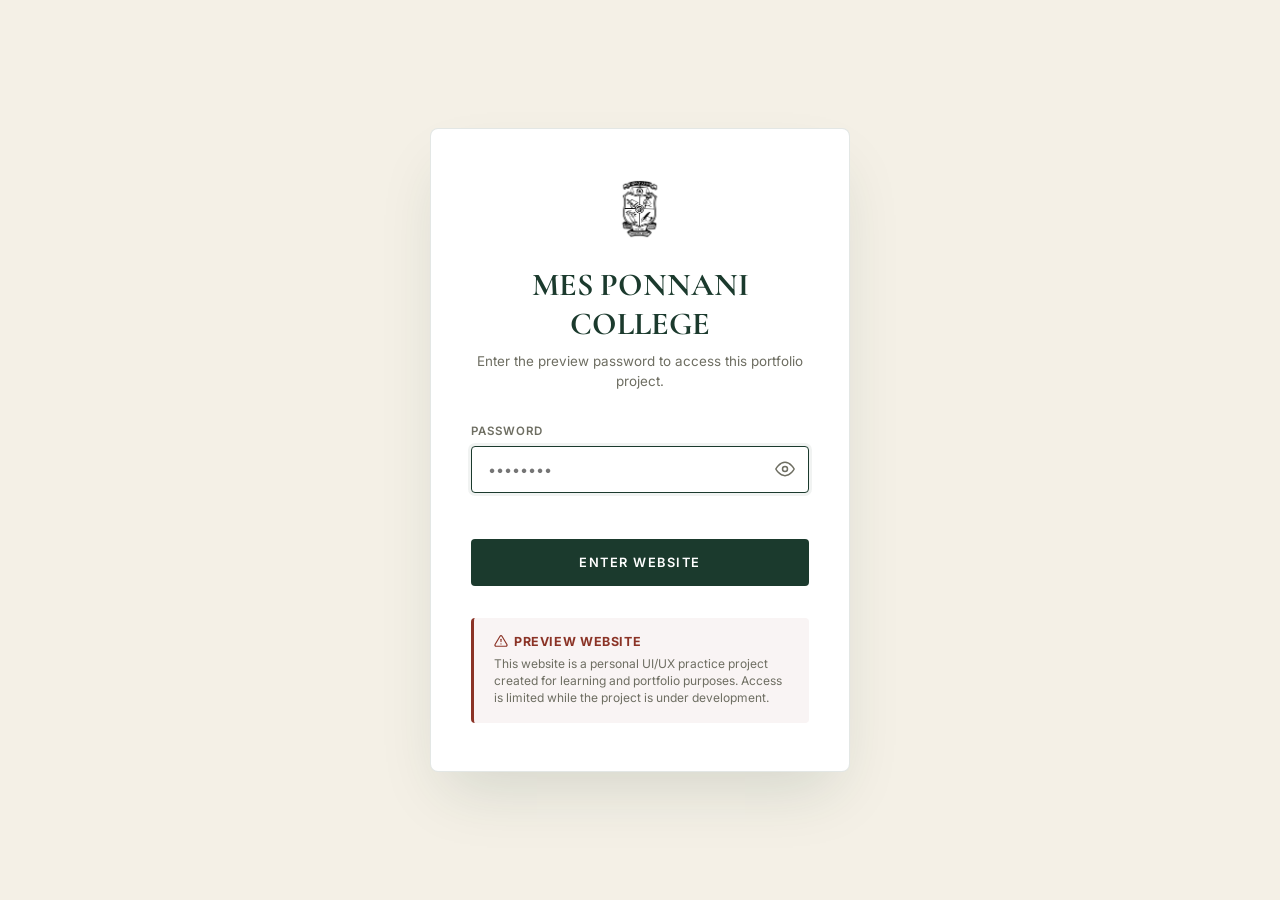
<file: index.html>
<!DOCTYPE html>
<html lang="en">
<head>
  <meta charset="UTF-8"/>
  <script>
    if (sessionStorage.getItem('site_authenticated') !== 'true') {
      window.location.href = 'login.html';
    }
  </script>
  <meta name="viewport" content="width=device-width, initial-scale=1.0"/>
  <title>MES Ponnani College — Empowering Minds, Building Futures</title>
  <meta name="description" content="MES Ponnani College — a Government-Aided institution affiliated with the University of Calicut, committed to academic excellence since 1968."/>
  <link rel="preconnect" href="https://fonts.googleapis.com"/>
  <link rel="preconnect" href="https://fonts.gstatic.com" crossorigin/>
  <link href="https://fonts.googleapis.com/css2?family=Cormorant+Garamond:ital,wght@0,400;0,500;0,600;0,700;1,400;1,500;1,600&family=Inter:wght@300;400;500;600&display=swap" rel="stylesheet"/>
  <link rel="stylesheet" href="style.css"/>
  <link rel="icon" type="image/png" href="images/favicon.png">
</head>
<body>

  <!-- ===== PRELOADER ===== -->
  <div id="preloader">
    <div class="preloader__content">
      <div class="preloader__logo-wrap">
        <div class="preloader__ring"></div>
        <img src="images/mes_logo.png" alt="MES Logo" class="preloader__logo"/>
      </div>
      <div class="preloader__text">MES Ponnani College</div>
      <div class="preloader__bar-container">
        <div class="preloader__bar"></div>
      </div>
    </div>
  </div>

  <!-- ===== NAV ===== -->
  <nav class="nav" id="nav">
    <div class="nav__inner">
      <a href="index.html" class="nav__logo">
        <img src="images/mes_logo.png" alt="MES Logo" class="nav__logo-img"/>
        <div class="nav__logo-text">
          <span class="nav__logo-top">MES Ponnani</span>
          <span class="nav__logo-bot">College</span>
        </div>
      </a>
      <ul class="nav__links" id="nav-links">
        <li><a href="about.html"      class="nav__link">About</a></li>
        <li><a href="academics.html"  class="nav__link">Academics</a></li>
        <li><a href="admissions.html" class="nav__link">Admissions</a></li>
        <li><a href="research.html"   class="nav__link">Research</a></li>
        <li><a href="campus.html"     class="nav__link">Campus</a></li>
        <li><a href="departments.html" class="nav__link">Departments</a></li>
        <li><a href="contact.html"    class="nav__link">Contact</a></li>
        <li class="nav__more-wrapper">
          <button class="nav__more-btn" id="nav-more-btn" aria-haspopup="true" aria-expanded="false">
            <span>More</span>
            <svg class="nav__more-icon" width="10" height="6" viewBox="0 0 10 6" fill="none">
              <path d="M1 1l4 4 4-4" stroke="currentColor" stroke-width="1.5" stroke-linecap="round" stroke-linejoin="round"/>
            </svg>
          </button>
          <div class="nav__more-dropdown" id="nav-more-dropdown">
            <a href="#" class="nav__more-link">Alumni Portal</a>
            <a href="#" class="nav__more-link">IQAC</a>
            <a href="#" class="nav__more-link">Gallery</a>
            <a href="#" class="nav__more-link">Privacy Policy</a>
            <a href="#" class="nav__more-link">Terms of Service</a>
          </div>
        </li>
      </ul>
      <a href="admissions.html" class="nav__apply">
        <span>APPLY</span><span>NOW</span>
      </a>
      <button class="nav__hamburger" id="nav-hamburger" aria-label="Menu">
        <span></span><span></span><span></span>
      </button>
    </div>
  </nav>

  <!-- ===== HERO ===== -->
  <section class="hero" id="hero">
    <div class="hero__layout">

      <!-- Left: campus image + floating stat cards -->
      <div class="hero__left">
        <div class="hero__bg-img">
          <img src="images/hero_campus.jpg" alt="MES Ponnani College Campus"/>
        </div>

        <div class="hero__stats">
          <!-- card positions match Figma: TL=A+, TR=58+, BL=3000+, BR=25+ -->
          <div class="stat stat--brick stat--tl">
            <div class="stat__icon">
              <svg width="22" height="22" viewBox="0 0 24 24" fill="none" stroke="currentColor" stroke-width="1.8" stroke-linecap="round" stroke-linejoin="round">
                <path d="M12 2l2.4 1.8 2.8-.8 1 2.6 2.7.5-.2 2.8 1.8 2.2-1.8 2.2.2 2.8-2.7.5-1 2.6-2.8-.8L12 22l-2.4-1.8-2.8.8-1-2.6-2.7-.5.2-2.8-1.8-2.2 1.8-2.2-.2-2.8 2.7-.5 1-2.6 2.8.8L12 2z"/>
                <path d="M9 12l2 2 4-4"/>
              </svg>
            </div>
            <div class="stat__num" id="stat-naac">A+</div>
            <div class="stat__label">NAAC Accreditation</div>
          </div>

          <div class="stat stat--cream stat--tr">
            <div class="stat__icon">
              <svg width="24" height="24" viewBox="0 0 24 24" fill="none" stroke="currentColor" stroke-width="1.8" stroke-linecap="round" stroke-linejoin="round">
                <path d="M22 10v6M2 10l10-5 10 5-10 5z"/>
                <path d="M6 12v5c0 2 2.5 3 6 3s6-1 6-3v-5"/>
              </svg>
            </div>
            <div class="stat__num" id="stat-years">58+</div>
            <div class="stat__label">Years of Excellence</div>
          </div>

          <div class="stat stat--green stat--bl">
            <div class="stat__icon">
              <svg width="22" height="22" viewBox="0 0 24 24" fill="none" stroke="currentColor" stroke-width="1.8" stroke-linecap="round" stroke-linejoin="round">
                <path d="M17 21v-2a4 4 0 00-4-4H5a4 4 0 00-4 4v2"/>
                <circle cx="9" cy="7" r="4"/>
                <path d="M23 21v-2a4 4 0 00-3-3.87M16 3.13a4 4 0 010 7.75"/>
              </svg>
            </div>
            <div class="stat__num" id="stat-students">3000+</div>
            <div class="stat__label">Students</div>
          </div>

          <div class="stat stat--cream stat--br">
            <div class="stat__icon">
              <svg width="22" height="22" viewBox="0 0 24 24" fill="none" stroke="currentColor" stroke-width="1.8" stroke-linecap="round" stroke-linejoin="round">
                <path d="M4 22h16M18 14H6M22 6L12 2 2 6v3h20V6zM8 14v4M12 14v4M16 14v4"/>
              </svg>
            </div>
            <div class="stat__num">25+</div>
            <div class="stat__label">Academic Departments</div>
          </div>
        </div>
      </div>

      <!-- Right: heading + description + buttons -->
      <div class="hero__right reveal">
        <h1 class="hero__heading">
          <span class="hero__heading-line">Empowering <span class="hero__heading-line--italic">Minds,</span></span>
          <span class="hero__heading-line hero__heading-line--red">Building Futures</span>
        </h1>
        <div class="hero__desc-box">
          <p class="hero__desc">MES Ponnani College is a Government-Aided institution affiliated with the University of Calicut, committed to academic excellence, innovation, research, and holistic student development since 1968.</p>
        </div>
        <div class="hero__btns">
          <a href="academics.html" class="btn-primary" id="hero-explore-btn">
            Explore Programs
            <svg width="14" height="10" viewBox="0 0 14 10" fill="none"><path d="M1 5h12M8 1l5 4-5 4" stroke="currentColor" stroke-width="1.4" stroke-linecap="round" stroke-linejoin="round"/></svg>
          </a>
          <a href="admissions.html" class="btn-outline" id="hero-admissions-btn">Admissions</a>
        </div>
      </div>

    </div>
  </section>

  <!-- ===== ABOUT ===== -->
  <section class="about" id="about">
    <div class="about__inner">
      <!-- Left: campus image -->
      <div class="about__img-col reveal">
        <div class="about__img-wrap">
          <img src="images/about_campus.jpg" alt="MES Ponnani College Building"/>
        </div>
      </div>

      <!-- Right: text content -->
      <div class="about__text-col reveal reveal-d1">
        <p class="section-tag">About MES</p>
        <div class="section-rule"></div>
        <h2 class="about__heading">
          A Legacy<br>
          <em>of Learning</em><br>
          Since 1968
        </h2>
        <p class="about__text">For over five decades, MES Ponnani College has empowered generations of students through academic excellence, research, innovation, and community engagement while preserving its commitment to inclusive and value-based education.</p>

        <div class="about__cards">
          <div class="about-card about-card--mission">
            <div class="about-card__icon">
              <svg width="20" height="20" viewBox="0 0 20 20" fill="none"><circle cx="10" cy="10" r="7" stroke="currentColor" stroke-width="1.4"/><path d="M10 6v4l2.5 2.5" stroke="currentColor" stroke-width="1.4" stroke-linecap="round"/></svg>
            </div>
            <h3 class="about-card__title">Our Mission</h3>
            <p class="about-card__text">To empower students through quality education, fostering critical thinking, ethical values, and social responsibility in a dynamic learning environment.</p>
          </div>
          <div class="about-card about-card--vision">
            <div class="about-card__icon">
              <svg width="22" height="15" viewBox="0 0 22 15" fill="none"><ellipse cx="11" cy="7.5" rx="10" ry="6.5" stroke="currentColor" stroke-width="1.4"/><circle cx="11" cy="7.5" r="2.5" stroke="currentColor" stroke-width="1.4"/></svg>
            </div>
            <h3 class="about-card__title">Our Vision</h3>
            <p class="about-card__text">To be a premier institution of higher learning, recognized for academic rigor, innovative research, and contributing to the socio-economic development of society.</p>
          </div>
        </div>

        <a href="about.html" class="about__link-btn" id="about-history-btn">
          Learn More About Our History
          <span>→</span>
        </a>
      </div>
    </div>

    <!-- Trust strip -->
    <div class="trust-strip">
      <div class="trust-item">
        <div class="trust-item__icon">🏛️</div>
        <div class="trust-item__label">Government<br>Aided</div>
      </div>
      <div class="trust-item">
        <div class="trust-item__icon">🎓</div>
        <div class="trust-item__label">University of<br>Calicut Affiliated</div>
      </div>
      <div class="trust-item">
        <div class="trust-item__icon">✅</div>
        <div class="trust-item__label">UGC 2(f) &amp;<br>12(B)</div>
      </div>
      <div class="trust-item">
        <div class="trust-item__icon">⭐</div>
        <div class="trust-item__label">NAAC A+<br>Accredited</div>
      </div>
      <div class="trust-item">
        <div class="trust-item__icon">🏅</div>
        <div class="trust-item__label">ISO 9001<br>Certified</div>
      </div>
      <div class="trust-item">
        <div class="trust-item__icon">📅</div>
        <div class="trust-item__label">Established<br>in 1968</div>
      </div>
    </div>
  </section>

  <!-- ===== ACADEMICS ===== -->
  <section class="academics" id="academics">
    <div class="academics__inner">
      <div class="academics__header reveal">
        <div>
          <p class="section-tag">Academics</p>
          <h2 class="academics__heading">Explore Your<br>Academic<br>Journey</h2>
        </div>
        <div>
          <p class="academics__desc">Discover programs designed to cultivate critical thinking, innovation, and leadership. Our curriculum bridges traditional knowledge with modern technological frontiers.</p>
        </div>
      </div>

      <div class="prog-grid">
        <!-- Row 1 -->
        <div class="prog-card reveal">
          <div class="prog-card__img-wrap">
            <img src="images/ai_lab.jpg" alt="BSc Artificial Intelligence"/>
          </div>
          <div class="prog-card__body">
            <div class="prog-card__icon">
              <svg width="22" height="22" viewBox="0 0 22 22" fill="none"><circle cx="11" cy="11" r="3.5" stroke="currentColor" stroke-width="1.3"/><path d="M11 1v3M11 18v3M1 11h3M18 11h3M4.2 4.2l2.1 2.1M15.7 15.7l2.1 2.1M4.2 17.8l2.1-2.1M15.7 6.3l2.1-2.1" stroke="currentColor" stroke-width="1.3" stroke-linecap="round"/></svg>
            </div>
            <h3 class="prog-card__title">BSc Artificial<br>Intelligence</h3>
            <p class="prog-card__desc">Machine learning and intelligent systems shaping the future.</p>
            <a href="academics.html" class="prog-card__link">Learn More →</a>
          </div>
        </div>

        <div class="prog-card reveal reveal-d1">
          <div class="prog-card__img-wrap">
            <img src="images/cs_lab.jpg" alt="BSc Computer Science"/>
          </div>
          <div class="prog-card__body">
            <div class="prog-card__icon">
              <svg width="22" height="18" viewBox="0 0 22 18" fill="none"><rect x="1" y="1" width="20" height="13" rx="1.5" stroke="currentColor" stroke-width="1.3"/><path d="M7 17h8M11 14v3" stroke="currentColor" stroke-width="1.3" stroke-linecap="round"/><path d="M6 7l3 2.5L6 12" stroke="currentColor" stroke-width="1.3" stroke-linecap="round" stroke-linejoin="round"/><path d="M12 12h3" stroke="currentColor" stroke-width="1.3" stroke-linecap="round"/></svg>
            </div>
            <h3 class="prog-card__title">BSc Computer<br>Science</h3>
            <p class="prog-card__desc">Software engineering, computation, and digital innovation.</p>
            <a href="academics.html" class="prog-card__link">Learn More →</a>
          </div>
        </div>

        <div class="prog-card reveal reveal-d2">
          <div class="prog-card__img-wrap">
            <img src="images/finance_seminar.jpg" alt="BCom Finance"/>
          </div>
          <div class="prog-card__body">
            <div class="prog-card__icon">
              <svg width="20" height="20" viewBox="0 0 20 20" fill="none"><circle cx="10" cy="10" r="8.5" stroke="currentColor" stroke-width="1.3"/><path d="M10 5.5v1.2M10 13.3v1.2M7.5 9c0-.9.7-1.7 2.5-1.7s2.5.8 2.5 1.7-1.5 1.5-2.5 1.5c-1 0-2.5.8-2.5 2s1.3 1.7 2.5 1.7 2.5-.8 2.5-1.7" stroke="currentColor" stroke-width="1.3" stroke-linecap="round"/></svg>
            </div>
            <h3 class="prog-card__title">BCom Finance</h3>
            <p class="prog-card__desc">Accounting, financial management, and economic analysis.</p>
            <a href="academics.html" class="prog-card__link">Learn More →</a>
          </div>
        </div>

        <!-- Row 2 -->
        <div class="prog-card reveal">
        <div class="prog-card__img-wrap">
          <img src="images/bba_card.png" alt="BBA"/>
        </div>
          <div class="prog-card__body">
            <div class="prog-card__icon">
              <svg width="22" height="18" viewBox="0 0 22 18" fill="none"><path d="M1 6h20M7 6V3a1 1 0 011-1h6a1 1 0 011 1v3" stroke="currentColor" stroke-width="1.3" stroke-linecap="round"/><rect x="1" y="6" width="20" height="11" rx="1.5" stroke="currentColor" stroke-width="1.3"/><path d="M8 11h6" stroke="currentColor" stroke-width="1.3" stroke-linecap="round"/></svg>
            </div>
            <h3 class="prog-card__title">BBA</h3>
            <p class="prog-card__desc">Leadership principles and modern business strategy execution.</p>
            <a href="academics.html" class="prog-card__link">Learn More →</a>
          </div>
        </div>

        <div class="prog-card reveal reveal-d1">
          <div class="prog-card__img-wrap">
            <img src="images/academic_library.jpg" alt="BA English"/>
          </div>
          <div class="prog-card__body">
            <div class="prog-card__icon">
              <svg width="22" height="18" viewBox="0 0 22 18" fill="none"><rect x="1" y="1" width="20" height="16" rx="1.5" stroke="currentColor" stroke-width="1.3"/><path d="M7 6h8M7 10h5" stroke="currentColor" stroke-width="1.3" stroke-linecap="round"/></svg>
            </div>
            <h3 class="prog-card__title">BA English</h3>
            <p class="prog-card__desc">Advanced literary analysis and effective global communication.</p>
            <a href="academics.html" class="prog-card__link">Learn More →</a>
          </div>
        </div>

        <div class="prog-card reveal reveal-d2">
          <div class="prog-card__img-wrap">
            <img src="images/physics_lab.jpg" alt="BSc Physics"/>
          </div>
          <div class="prog-card__body">
            <div class="prog-card__icon">
              <svg width="22" height="22" viewBox="0 0 22 22" fill="none"><circle cx="11" cy="11" r="2.5" stroke="currentColor" stroke-width="1.3"/><ellipse cx="11" cy="11" rx="9" ry="3.5" stroke="currentColor" stroke-width="1.3"/><ellipse cx="11" cy="11" rx="9" ry="3.5" transform="rotate(60 11 11)" stroke="currentColor" stroke-width="1.3"/><ellipse cx="11" cy="11" rx="9" ry="3.5" transform="rotate(120 11 11)" stroke="currentColor" stroke-width="1.3"/></svg>
            </div>
            <h3 class="prog-card__title">BSc Physics</h3>
            <p class="prog-card__desc">Exploring the fundamental laws governing the physical world.</p>
            <a href="academics.html" class="prog-card__link">Learn More →</a>
          </div>
        </div>
      </div>

      <div class="academics__cta reveal">
        <a href="academics.html" class="btn-dark" id="view-all-btn">
          View All Programmes
          <svg width="16" height="10" viewBox="0 0 16 10" fill="none"><path d="M1 5h14M10 1l5 4-5 4" stroke="currentColor" stroke-width="1.4" stroke-linecap="round" stroke-linejoin="round"/></svg>
        </a>
      </div>
    </div>
  </section>

  <!-- ===== ADMISSIONS ===== -->
  <section class="admissions" id="admissions">
    <div class="admissions__grid-lines" aria-hidden="true">
      <span></span><span></span><span></span><span></span>
    </div>

    <div class="admissions__inner">
      <div class="admissions__top">
        <!-- Left: tag, heading, dates -->
        <div class="reveal">
          <p class="section-tag">Admissions</p>
          <h2 class="admissions__heading">Begin Your<br>Journey With<br>MES<br>Ponnani<br>College.</h2>
          <div class="admissions__dates">
            <div class="adm-date">
              <div class="adm-date__label">Application Opens</div>
              <div class="adm-date__value">May 15</div>
            </div>
            <div class="adm-date">
              <div class="adm-date__label">Last Date to Apply</div>
              <div class="adm-date__value">Jun 30</div>
            </div>
            <div class="adm-date adm-date--highlighted">
              <div class="adm-date__label">Classes Begin</div>
              <div class="adm-date__value">Jul 15</div>
            </div>
          </div>
        </div>

        <!-- Right: image + overlay card -->
        <div class="admissions__image-col reveal reveal-d1">
          <div class="admissions__main-img">
            <img src="images/about_campus.jpg" alt="MES Ponnani College"/>
          </div>
          <div class="admissions__overlay-card">
            <p class="admissions__overlay-text">Experience a seamless and student-friendly admission process designed to welcome you into our vibrant academic community. We value transparency and merit above all.</p>
            <div class="admissions__overlay-btns">
              <a href="admissions.html" class="btn-sm-dark">
                Apply Now
                <svg width="10" height="8" viewBox="0 0 10 8" fill="none"><path d="M1 4h8M6 1l3 3-3 3" stroke="currentColor" stroke-width="1.2" stroke-linecap="round" stroke-linejoin="round"/></svg>
              </a>
              <a href="admissions.html" class="btn-sm-outline">Admission Guide</a>
            </div>
          </div>
        </div>
      </div>

      <!-- Admission Process Steps -->
      <div class="admissions__process reveal">
        <div class="process-label">Admission Process</div>
        <div class="process-grid">
          <div class="process-step process-step--green">
            <div class="process-step__num">01</div>
            <div class="process-step__icon">
              <svg width="16" height="16" viewBox="0 0 16 16" fill="none"><circle cx="8" cy="8" r="6" stroke="currentColor" stroke-width="1.3"/><path d="M8 5v3l2 2" stroke="currentColor" stroke-width="1.3" stroke-linecap="round"/></svg>
            </div>
            <div class="process-step__title">Choose Programme</div>
          </div>
          <div class="process-step process-step--cream">
            <div class="process-step__num">02</div>
            <div class="process-step__icon">
              <svg width="14" height="16" viewBox="0 0 14 16" fill="none"><rect x="1" y="1" width="12" height="14" rx="1.5" stroke="currentColor" stroke-width="1.3"/><path d="M4 5h6M4 8h6M4 11h3" stroke="currentColor" stroke-width="1.3" stroke-linecap="round"/></svg>
            </div>
            <div class="process-step__title">Submit Application</div>
          </div>
          <div class="process-step">
            <div class="process-step__num">03</div>
            <div class="process-step__icon">
              <svg width="16" height="16" viewBox="0 0 16 16" fill="none"><circle cx="8" cy="8" r="6" stroke="currentColor" stroke-width="1.3"/><path d="M5 8l2 2 4-4" stroke="currentColor" stroke-width="1.3" stroke-linecap="round" stroke-linejoin="round"/></svg>
            </div>
            <div class="process-step__title">Document Verification</div>
          </div>
          <div class="process-step process-step--brick">
            <div class="process-step__num">04</div>
            <div class="process-step__icon">
              <svg width="16" height="16" viewBox="0 0 16 16" fill="none"><path d="M8 1l2 5h5l-4 3 1.5 5L8 11l-4.5 3L5 9 1 6h5z" stroke="currentColor" stroke-width="1.2" stroke-linejoin="round"/></svg>
            </div>
            <div class="process-step__title">Confirm Admission</div>
          </div>
        </div>
      </div>
    </div>
  </section>

  <!-- ===== FOOTER ===== -->
  <footer class="footer" id="footer">
    <div class="footer__inner">
      <div class="footer__brand">
        <div class="footer__logo-top">MES Ponnani</div>
        <div class="footer__logo-bot">College</div>
      </div>
      <nav class="footer__links">
        <a href="#" class="footer__link">Privacy Policy</a>
        <a href="#" class="footer__link">Terms of Service</a>
        <a href="contact.html" class="footer__link">Contact Us</a>
        <a href="#" class="footer__link">Alumni Portal</a>
      </nav>
      <div style="text-align:right;">
        <a href="#" class="footer__link" style="display:block;margin-bottom:8px;">IQAC</a>
        <p class="footer__copy">© 2024 MES Ponnani College. All rights reserved.</p>
      </div>
    </div>
  </footer>

  <script src="main.js"></script>
</body>
</html>
</file>
<file: style.css>
/* ============================================================
   MES PONNANI COLLEGE — EXACT FIGMA REPLICA STYLESHEET
   ============================================================ */

:root {
  --green:        #1b3a2d;
  --green-dark:   #142b21;
  --brick:        #8b3326;
  --brick-light:  #9e3d2f;
  --cream:        #f4f0e6;
  --cream-dark:   #ece6d5;
  --white:        #ffffff;
  --text-dark:    #1a1a18;
  --text-mid:     #333330;
  --text-muted:   #6e6e62;
  --border:       rgba(26,58,45,.12);
  --font-serif:   'Cormorant Garamond', Georgia, serif;
  --font-sans:    'Inter', system-ui, sans-serif;
  --nav-h:        80px;
  --ease:         .35s cubic-bezier(.4,0,.2,1);
}

*, *::before, *::after { box-sizing: border-box; margin: 0; padding: 0; }
html { scroll-behavior: smooth; }
body {
  font-family: var(--font-sans);
  background: var(--cream);
  color: var(--text-dark);
  overflow-x: hidden;
  -webkit-font-smoothing: antialiased;
}
img { display: block; width: 100%; height: 100%; object-fit: cover; }
a { text-decoration: none; color: inherit; }
ul { list-style: none; }

/* ============================================================
   NAV
   ============================================================ */
.nav {
  position: fixed; top: 0; left: 0; right: 0;
  z-index: 999;
  background: var(--cream);
  border-bottom: 1px solid var(--border);
  transition: box-shadow var(--ease);
}
.nav.scrolled { box-shadow: 0 2px 20px rgba(0,0,0,.08); }
.nav__inner {
  max-width: 1280px; margin: 0 auto;
  padding: 0 64px;
  height: var(--nav-h);
  display: flex; align-items: center; justify-content: space-between;
}
.nav__logo {
  display: flex;
  flex-direction: row;
  align-items: center;
  gap: 12px;
}
.nav__logo-text {
  display: flex;
  flex-direction: column;
  gap: 1px;
}
.nav__logo-top {
  font-family: var(--font-serif);
  font-size: 1.45rem; font-weight: 700;
  color: var(--green); line-height: 1.1;
  letter-spacing: .01em;
}
.nav__logo-bot {
  font-family: var(--font-serif);
  font-size: 1.45rem; font-weight: 700;
  color: var(--green); line-height: 1.1;
}
.nav__logo-img {
  height: 44px;
  width: auto;
  object-fit: contain;
  mix-blend-mode: multiply;
}
.nav__more-wrapper {
  position: relative;
}
.nav__more-btn {
  background: none;
  border: none;
  color: var(--text-mid);
  font-family: var(--font-sans);
  font-size: .72rem;
  font-weight: 500;
  letter-spacing: .12em;
  text-transform: uppercase;
  padding: 8px 14px;
  cursor: pointer;
  display: inline-flex;
  align-items: center;
  gap: 6px;
  position: relative;
  transition: color var(--ease);
}
.nav__more-btn::after {
  content: ''; position: absolute;
  bottom: 4px; left: 14px; right: 14px;
  height: 1.5px; background: var(--brick);
  transform: scaleX(0); transition: transform var(--ease);
}
.nav__more-btn:hover {
  color: var(--text-dark);
}
.nav__more-btn:hover::after {
  transform: scaleX(1);
}
.nav__more-dropdown {
  position: absolute;
  top: calc(100% + 8px);
  right: 0;
  left: auto;
  background: var(--cream);
  border: 1px solid var(--border);
  border-radius: 4px;
  box-shadow: 0 10px 30px rgba(0,0,0,0.15);
  padding: 12px 0;
  min-width: 190px;
  opacity: 0;
  visibility: hidden;
  transform: translateY(-8px);
  transition: all var(--ease);
  z-index: 1000;
}
.nav__more-dropdown.open {
  opacity: 1;
  visibility: visible;
  transform: translateY(0);
}
.nav__more-link {
  display: block;
  padding: 10px 24px;
  font-family: var(--font-sans);
  font-size: .75rem;
  font-weight: 500;
  letter-spacing: .06em;
  color: var(--text-mid);
  transition: all var(--ease);
}
.nav__more-link:hover {
  background: rgba(27,58,45,0.05);
  color: var(--green);
  padding-left: 28px;
}
.nav__links {
  display: flex; align-items: center; gap: 4px;
}
.nav__link {
  font-family: var(--font-sans);
  font-size: .72rem; font-weight: 500;
  letter-spacing: .12em; text-transform: uppercase;
  color: var(--text-mid);
  padding: 8px 14px;
  position: relative;
  transition: color var(--ease);
}
.nav__link::after {
  content: ''; position: absolute;
  bottom: 4px; left: 14px; right: 14px;
  height: 1.5px; background: var(--brick);
  transform: scaleX(0); transition: transform var(--ease);
}
.nav__link:hover, .nav__link.active { color: var(--text-dark); }
.nav__link.active::after, .nav__link:hover::after { transform: scaleX(1); }
.nav__apply {
  background: var(--brick);
  color: var(--white);
  font-family: var(--font-sans);
  font-size: .72rem; font-weight: 600;
  letter-spacing: .12em; text-transform: uppercase;
  padding: 16px 24px;
  line-height: 1.2; text-align: center;
  transition: background var(--ease);
}
.nav__apply span { display: block; }
.nav__apply:hover { background: var(--brick-light); }
.nav__hamburger {
  display: none; flex-direction: column; gap: 5px;
  background: none; border: none; cursor: pointer; padding: 4px;
}
.nav__hamburger span { display: block; width: 22px; height: 1.5px; background: var(--green); transition: all var(--ease); }

/* ============================================================
   HERO
   ============================================================ */
.hero {
  padding-top: var(--nav-h);
  background: var(--cream);
  min-height: 100vh;
  position: relative;
  overflow: hidden;
}
.hero__layout {
  max-width: 1280px; margin: 0 auto;
  padding: 0 64px;
  display: grid;
  grid-template-columns: 480px 1fr;
  gap: 0;
  min-height: calc(100vh - var(--nav-h));
  align-items: center;
  position: relative;
}

/* Left: Stats + image background */
.hero__left {
  position: relative;
  height: calc(100vh - var(--nav-h));
  display: flex; align-items: center;
}
.hero__bg-img {
  position: absolute;
  left: 10px;
  top: 70px; bottom: 110px;
  width: 430px;
  overflow: hidden;
  transform: rotate(-6deg);
  border: 1px solid rgba(27,58,45,0.15);
  box-shadow: 0 20px 40px rgba(0,0,0,0.06);
  border-radius: 4px;
}
.hero__bg-img img {
  width: 130%; height: 130%;
  object-fit: cover; object-position: center;
  transform: rotate(6deg) translate(-10%, -10%);
}

/* Stat cards cluster */
.hero__stats {
  position: relative; z-index: 2;
  display: grid;
  grid-template-columns: 1fr 1fr;
  gap: 6px 8px;
  padding: 48px 0;
  width: 480px;
}
.stat {
  background: var(--cream);
  padding: 38px 34px 34px;
  box-shadow: 0 10px 25px rgba(0,0,0,.06);
  border-radius: 4px;
  border: 1px solid rgba(27,58,45,0.06);
  transition: box-shadow var(--ease), border-color var(--ease), transform var(--ease);
}
.stat:hover {
  box-shadow: 0 15px 30px rgba(0,0,0,0.12);
  border-color: rgba(24,53,39,0.15);
  animation-play-state: paused;
}
.stat--green { background: var(--green); border-color: var(--green); }
.stat--brick { background: var(--brick); border-color: var(--brick); }
.stat--green .stat__num,
.stat--green .stat__label { color: var(--cream); }
.stat--brick .stat__num,
.stat--brick .stat__label { color: var(--cream); }
.stat--tl { 
  transform: translate(15px, -20px); 
  z-index: 40; 
  animation: hero-float-tl 6s ease-in-out infinite;
}
.stat--tr { 
  transform: translate(-25px, -70px); 
  z-index: 10; 
  animation: hero-float-tr 6s ease-in-out infinite 1.5s;
}
.stat--bl { 
  transform: translate(10px, 10px); 
  z-index: 20; 
  animation: hero-float-bl 6s ease-in-out infinite 0.7s;
}
.stat--br { 
  transform: translate(-35px, -55px); 
  z-index: 30; 
  animation: hero-float-br 6s ease-in-out infinite 2.2s;
}

@keyframes hero-float-tl {
  0%, 100% { transform: translate(15px, -20px); }
  50% { transform: translate(15px, -28px); }
}
@keyframes hero-float-tr {
  0%, 100% { transform: translate(-25px, -70px); }
  50% { transform: translate(-25px, -78px); }
}
@keyframes hero-float-bl {
  0%, 100% { transform: translate(10px, 10px); }
  50% { transform: translate(10px, 2px); }
}
@keyframes hero-float-br {
  0%, 100% { transform: translate(-35px, -55px); }
  50% { transform: translate(-35px, -63px); }
}
.stat__icon {
  width: 52px; height: 52px;
  display: flex; align-items: center; justify-content: center;
  margin-bottom: 20px;
  border-radius: 6px;
  transition: background-color var(--ease);
}
/* Individual card theme icon styles matching design image */
.stat--tr .stat__icon {
  background: rgba(154,69,44,0.1); /* soft brick red bg */
  color: var(--brick);
}
.stat--br .stat__icon {
  background: rgba(24,53,39,0.08); /* soft green bg */
  color: var(--green);
}
.stat--brick .stat__icon {
  background: rgba(255,255,255,0.15); /* semi-transparent white bg */
  color: var(--cream);
}
.stat--green .stat__icon {
  background: rgba(255,255,255,0.12); /* semi-transparent white bg */
  color: var(--cream);
}
.stat__num {
  font-family: var(--font-serif);
  font-size: 3.8rem; font-weight: 600;
  line-height: 1; color: var(--green);
  margin-bottom: 6px;
}
.stat__label {
  font-family: var(--font-sans);
  font-size: .75rem; font-weight: 600;
  letter-spacing: .14em; text-transform: uppercase;
  color: var(--text-muted);
}
.stat--green .stat__num { font-size: 4.4rem; color: var(--cream); }
.stat--green .stat__label { color: rgba(244,240,230,.6); }
.stat--brick .stat__num { font-size: 4.4rem; color: var(--cream); }
.stat--brick .stat__label { color: rgba(244,240,230,.6); }

/* Right: Heading & text */
.hero__right {
  padding: 80px 0 80px 40px;
  display: flex; flex-direction: column; gap: 32px;
}
.hero__heading {
  font-family: var(--font-serif);
  line-height: 1.0;
}
.hero__heading-line {
  display: block;
  font-size: clamp(4rem, 6.5vw, 7rem);
  font-weight: 500;
  color: var(--green);
}
.hero__heading-line--italic {
  font-style: italic; font-weight: 400;
}
.hero__heading-line--red {
  color: var(--brick);
  font-style: italic; font-weight: 700;
  font-size: clamp(4.2rem, 7vw, 7.5rem);
}
.hero__desc-box {
  background: rgba(244,240,230,0.6);
  padding: 24px 32px;
  border-left: 4px solid var(--brick);
  max-width: 540px;
  border-top: none;
  border-right: none;
  border-bottom: none;
  box-shadow: 0 4px 15px rgba(0,0,0,0.01);
}
.hero__desc {
  font-family: var(--font-sans);
  font-size: .88rem; line-height: 1.8;
  color: var(--text-muted);
}
.hero__btns {
  display: flex; gap: 16px; flex-wrap: wrap;
}
.btn-primary {
  background: var(--green);
  color: var(--cream);
  font-family: var(--font-sans);
  font-size: .72rem; font-weight: 600;
  letter-spacing: .14em; text-transform: uppercase;
  padding: 20px 36px;
  display: inline-flex; align-items: center; gap: 12px;
  transition: background var(--ease), transform var(--ease);
}
.btn-primary:hover { background: var(--brick); transform: translateY(-2px); }
.btn-outline {
  background: transparent;
  color: var(--brick);
  font-family: var(--font-sans);
  font-size: .72rem; font-weight: 600;
  letter-spacing: .14em; text-transform: uppercase;
  padding: 18px 34px;
  border: 1.5px solid var(--brick);
  display: inline-flex; align-items: center; gap: 12px;
  transition: all var(--ease);
}
.btn-outline:hover { background: var(--brick); color: var(--white); }

/* ============================================================
   ABOUT
   ============================================================ */
.about {
  background: var(--cream);
  padding: 100px 0 0;
}
.about__inner {
  max-width: 1280px; margin: 0 auto;
  padding: 0 64px 80px;
  display: grid;
  grid-template-columns: 400px 1fr;
  gap: 80px;
  align-items: start;
}
.about__img-col { position: relative; }
.about__img-wrap {
  height: 660px; overflow: hidden;
}
.about__img { width: 100%; height: 100%; object-fit: cover; }

.about__text-col { padding-top: 8px; }
.section-tag {
  font-family: var(--font-sans);
  font-size: .68rem; font-weight: 600;
  letter-spacing: .18em; text-transform: uppercase;
  color: var(--brick);
}
.section-rule {
  width: 44px; height: 1.5px;
  background: var(--brick);
  margin: 12px 0 24px;
}
.about__heading {
  font-family: var(--font-serif);
  font-size: clamp(2.2rem, 3.2vw, 3.4rem);
  font-weight: 500; line-height: 1.1;
  color: var(--text-dark);
  margin-bottom: 28px;
}
.about__heading em { font-style: italic; color: var(--text-dark); }
.about__text {
  font-family: var(--font-sans);
  font-size: .88rem; line-height: 1.85;
  color: var(--text-muted);
  margin-bottom: 36px;
  max-width: 540px;
}
.about__cards {
  display: grid;
  grid-template-columns: 1fr 1fr;
  gap: 20px;
  margin-bottom: 40px;
}
/* Mission = cream, Vision = white (matches research aesthetic) */
.about-card {
  padding: 32px 28px;
  border-radius: 4px;
  border: 1px solid var(--border);
  box-shadow: 0 10px 15px -3px rgba(0,0,0,0.02);
  transition: transform var(--ease);
}
.about-card:hover {
  transform: translateY(-4px);
}
.about-card--mission {
  background: var(--cream);
}
.about-card--vision {
  background: var(--white);
  margin-top: 40px;
}
.about-card__icon {
  width: 42px; height: 42px;
  border-radius: 50%;
  border: 1.5px solid rgba(26,58,45,.15);
  display: flex; align-items: center; justify-content: center;
  margin-bottom: 20px;
}
.about-card--mission .about-card__icon {
  border-color: rgba(154,69,44,0.3);
  color: var(--brick);
}
.about-card--vision .about-card__icon {
  border-color: rgba(24,53,39,0.25);
  color: var(--green);
}
.about-card__title {
  font-family: var(--font-serif);
  font-size: 1.3rem; font-weight: 600;
  color: var(--text-dark);
  margin-bottom: 12px;
}
.about-card__text {
  font-family: var(--font-sans);
  font-size: .8rem; line-height: 1.75;
  color: var(--text-muted);
}
.about__link-btn {
  display: inline-flex; align-items: center; gap: 0;
  border: 1px solid var(--brick);
  color: var(--brick);
  font-family: var(--font-sans);
  font-size: .8rem; font-weight: 500;
  letter-spacing: .06em;
  padding: 16px 28px;
  transition: all var(--ease);
}
.about__link-btn:hover { background: var(--brick); color: var(--white); }
.about__link-btn span { margin-left: 12px; }

/* Trust strip */
.trust-strip {
  background: var(--white);
  border-top: 1px solid var(--border);
  padding: 44px 64px;
  display: grid;
  grid-template-columns: repeat(6, 1fr);
}
.trust-item {
  display: flex; flex-direction: column;
  align-items: center; gap: 10px;
  padding: 16px 8px;
  border-right: 1px solid var(--border);
  text-align: center;
}
.trust-item:last-child { border-right: none; }
.trust-item__icon { font-size: 1.6rem; line-height: 1; }
.trust-item__label {
  font-family: var(--font-sans);
  font-size: .68rem; font-weight: 600;
  letter-spacing: .08em; text-transform: uppercase;
  color: var(--text-muted); line-height: 1.4;
}

/* ============================================================
   ACADEMICS
   ============================================================ */
.academics {
  background: var(--cream);
  padding: 100px 0;
}
.academics__inner {
  max-width: 1280px; margin: 0 auto; padding: 0 64px;
}
.academics__header {
  display: grid;
  grid-template-columns: 1fr 1fr;
  gap: 60px; align-items: end;
  margin-bottom: 60px;
}
.academics__heading {
  font-family: var(--font-serif);
  font-size: clamp(2.4rem, 4vw, 3.8rem);
  font-weight: 500; line-height: 1.05;
  color: var(--text-dark);
  margin-top: 14px;
}
.academics__desc {
  font-family: var(--font-sans);
  font-size: .88rem; line-height: 1.85;
  color: var(--text-muted);
  border-left: 3px solid var(--border);
  padding-left: 24px;
}

/* Programme Grid - 3 cols with gaps */
.prog-grid {
  display: grid;
  grid-template-columns: repeat(3, 1fr);
  gap: 24px;
  margin-bottom: 60px;
}
.prog-card {
  border: 1px solid var(--border);
  border-radius: 4px;
  overflow: hidden;
  transition: transform var(--ease), box-shadow var(--ease), border-color var(--ease);
  position: relative;
  background: var(--white);
  display: flex;
  flex-direction: column;
}
.prog-card:hover {
  transform: translateY(-8px) scale(1.02);
}
.prog-card:nth-child(1):hover { box-shadow: 0 20px 40px rgba(27,58,45,0.25); }
.prog-card:nth-child(2):hover { box-shadow: 0 20px 40px rgba(154,69,44,0.12); }
.prog-card:nth-child(3):hover { box-shadow: 0 20px 40px rgba(154,69,44,0.25); }
.prog-card:nth-child(4):hover { box-shadow: 0 20px 40px rgba(0,0,0,0.12); }
.prog-card:nth-child(5):hover { box-shadow: 0 20px 40px rgba(154,69,44,0.12); }
.prog-card:nth-child(6):hover { box-shadow: 0 20px 40px rgba(27,58,45,0.25); }
/* alternating staggered color backgrounds per Figma */
.prog-card:nth-child(1) { background: var(--green); border-color: var(--green); }
.prog-card:nth-child(2) { background: var(--cream); border-color: rgba(154,69,44,0.15); }
.prog-card:nth-child(3) { background: var(--brick); border-color: var(--brick); }
.prog-card:nth-child(4) { background: var(--white); }
.prog-card:nth-child(5) { background: var(--cream); border-color: rgba(154,69,44,0.15); }
.prog-card:nth-child(6) { background: var(--green); border-color: var(--green); }

.prog-card__img-wrap { height: 190px; overflow: hidden; position: relative; }
.prog-card__img-wrap img { width: 100%; height: 100%; object-fit: cover; transition: transform .5s ease; }
.prog-card:hover .prog-card__img-wrap img { transform: scale(1.08); }

.prog-card__body { padding: 28px 32px 36px; }
.prog-card__icon {
  width: 48px; height: 48px;
  background: rgba(255,255,255,.12);
  border: 1px solid rgba(255,255,255,.2);
  border-radius: 4px;
  display: flex; align-items: center; justify-content: center;
  margin-bottom: 18px; color: var(--green);
}
/* icon color on colored cards */
.prog-card:nth-child(1) .prog-card__icon,
.prog-card:nth-child(3) .prog-card__icon,
.prog-card:nth-child(6) .prog-card__icon {
  background: rgba(255,255,255,.12);
  border-color: rgba(255,255,255,.2);
  color: var(--white);
}
.prog-card:nth-child(2) .prog-card__icon,
.prog-card:nth-child(4) .prog-card__icon,
.prog-card:nth-child(5) .prog-card__icon {
  background: var(--cream-dark);
  border-color: var(--border);
  color: var(--green);
}
.prog-card__title {
  font-family: var(--font-serif);
  font-size: 1.5rem; font-weight: 600;
  line-height: 1.15; margin-bottom: 10px;
  color: var(--text-dark);
}
.prog-card:nth-child(1) .prog-card__title,
.prog-card:nth-child(3) .prog-card__title,
.prog-card:nth-child(6) .prog-card__title { color: var(--white); }
.prog-card__desc {
  font-family: var(--font-sans);
  font-size: .8rem; line-height: 1.75;
  color: var(--text-muted); margin-bottom: 24px;
}
.prog-card:nth-child(1) .prog-card__desc,
.prog-card:nth-child(3) .prog-card__desc,
.prog-card:nth-child(6) .prog-card__desc { color: rgba(255,255,255,.65); }
.prog-card__link {
  display: inline-flex; align-items: center; gap: 8px;
  font-family: var(--font-sans);
  font-size: .72rem; font-weight: 600;
  letter-spacing: .1em; text-transform: uppercase;
  color: var(--text-dark);
  transition: gap var(--ease), color var(--ease);
}
.prog-card:nth-child(1) .prog-card__link,
.prog-card:nth-child(3) .prog-card__link,
.prog-card:nth-child(6) .prog-card__link { color: var(--white); }
.prog-card:hover .prog-card__link { gap: 16px; }

.academics__cta { display: flex; justify-content: center; }
.btn-dark {
  background: var(--green);
  color: var(--cream);
  font-family: var(--font-sans);
  font-size: .72rem; font-weight: 600;
  letter-spacing: .14em; text-transform: uppercase;
  padding: 20px 48px;
  display: inline-flex; align-items: center; gap: 14px;
  transition: background var(--ease);
}
.btn-dark:hover { background: var(--brick); }

/* ============================================================
   ADMISSIONS
   ============================================================ */
.admissions {
  background: var(--cream);
  padding: 100px 0 80px;
  position: relative;
  overflow: hidden;
}
/* grid lines background */
.admissions__grid-lines {
  position: absolute;
  left: max(0px, calc((100% - 1280px) / 2));
  top: 0; bottom: 0;
  width: 484px;
  pointer-events: none;
  opacity: .04;
}
.admissions__grid-lines span {
  position: absolute;
  top: 0; bottom: 0;
  border-right: 1px solid var(--text-dark);
}
.admissions__grid-lines span:nth-child(1) { left: 40px; }
.admissions__grid-lines span:nth-child(2) { left: 140px; }
.admissions__grid-lines span:nth-child(3) { left: 240px; }
.admissions__grid-lines span:nth-child(4) { left: 340px; }
.admissions__inner {
  max-width: 1280px; margin: 0 auto; padding: 0 64px;
  position: relative; z-index: 1;
}

/* Top layout: heading left, image center-right */
.admissions__top {
  display: grid;
  grid-template-columns: 420px 1fr;
  gap: 48px; align-items: start;
  margin-bottom: 80px;
}
.admissions__heading {
  font-family: var(--font-serif);
  font-size: clamp(2.6rem, 4.5vw, 5rem);
  font-weight: 500; line-height: 1.0;
  color: var(--text-dark);
  margin: 24px 0 0;
}
/* Date blocks */
.admissions__dates {
  display: flex; flex-direction: column; gap: 0;
  margin-top: 48px;
}
.adm-date {
  padding: 16px 0;
  position: relative;
}
.adm-date::after {
  content: '';
  position: absolute;
  left: -120px;
  width: calc(100% + 270px);
  height: 1px;
  background: var(--border);
  top: 0;
}
.adm-date:last-child::before {
  content: '';
  position: absolute;
  left: -120px;
  width: calc(100% + 270px);
  height: 1px;
  background: var(--border);
  bottom: 0;
}
.adm-date__label {
  font-family: var(--font-sans);
  font-size: .62rem; font-weight: 600;
  letter-spacing: .12em; text-transform: uppercase;
  color: var(--text-muted); margin-bottom: 4px;
}
.adm-date__value {
  font-family: var(--font-serif);
  font-size: 1.6rem; font-weight: 500;
  color: var(--text-dark);
}
.adm-date--highlighted .adm-date__value { color: var(--brick); }

.admissions__image-col { position: relative; z-index: 2; }
.admissions__main-img {
  width: 100%; height: 500px;
  overflow: hidden;
  box-shadow: 0 8px 48px rgba(0,0,0,.15);
}
.admissions__main-img img { width: 100%; height: 100%; object-fit: cover; }
/* overlay card */
.admissions__overlay-card {
  position: absolute;
  bottom: -40px; right: -20px;
  width: 320px;
  background: rgba(244,240,230,.92);
  backdrop-filter: blur(8px);
  border: 1px solid var(--border);
  padding: 28px;
}
.admissions__overlay-text {
  font-family: var(--font-sans);
  font-size: .82rem; line-height: 1.75;
  color: var(--text-muted); margin-bottom: 20px;
}
.admissions__overlay-btns { display: flex; gap: 12px; flex-wrap: wrap; }
.btn-sm-dark {
  background: var(--green); color: var(--white);
  font-family: var(--font-sans); font-size: .68rem;
  font-weight: 600; letter-spacing: .1em; text-transform: uppercase;
  padding: 12px 20px;
  display: inline-flex; align-items: center; gap: 8px;
  transition: background var(--ease);
}
.btn-sm-dark:hover { background: var(--brick); }
.btn-sm-outline {
  border: 1px solid var(--brick); color: var(--brick);
  font-family: var(--font-sans); font-size: .68rem;
  font-weight: 600; letter-spacing: .1em; text-transform: uppercase;
  padding: 12px 20px;
  display: inline-flex; align-items: center;
  transition: all var(--ease);
  background: transparent;
}
.btn-sm-outline:hover { background: var(--brick); color: var(--white); }

/* Process steps */
.admissions__process { margin-top: 80px; }
.process-label {
  font-family: var(--font-sans);
  font-size: .68rem; font-weight: 600;
  letter-spacing: .18em; text-transform: uppercase;
  color: var(--text-muted);
  border: 1px solid var(--border);
  display: inline-block;
  padding: 10px 20px; margin-bottom: 32px;
}
.process-grid {
  display: grid;
  grid-template-columns: repeat(4, 1fr);
  gap: 16px;
}
.process-step {
  position: relative; padding: 28px 24px;
  background: var(--white);
  border: 1px solid var(--border);
  min-height: 140px;
  display: flex; flex-direction: column; justify-content: flex-end;
  border-radius: 4px;
  box-shadow: 0 4px 12px rgba(0,0,0,.01);
  transition: transform var(--ease), box-shadow var(--ease), border-color var(--ease);
}
.process-step:hover {
  transform: translateY(-6px) scale(1.02);
}
.process-step--green:hover { box-shadow: 0 16px 32px rgba(27,58,45,0.22); border-color: var(--green); }
.process-step--brick:hover { box-shadow: 0 16px 32px rgba(154,69,44,0.22); border-color: var(--brick); }
.process-step--cream:hover { box-shadow: 0 16px 32px rgba(154,69,44,0.1); border-color: rgba(154,69,44,0.3); }
.process-step:not([class*="--"]):hover { box-shadow: 0 16px 32px rgba(0,0,0,0.08); border-color: var(--border); }

.process-step--green { background: var(--green); border-color: var(--green); }
.process-step--brick { background: var(--brick); border-color: var(--brick); }
.process-step--cream { background: var(--cream); }
.process-step__num {
  position: absolute; top: 16px; left: 20px;
  font-family: var(--font-sans);
  font-size: .65rem; font-weight: 700;
  letter-spacing: .06em; color: var(--text-muted);
}
.process-step--green .process-step__num,
.process-step--brick .process-step__num { color: rgba(255,255,255,.5); }
.process-step__icon {
  width: 36px; height: 36px;
  border: 1px solid var(--border);
  display: flex; align-items: center; justify-content: center;
  color: var(--text-mid); margin-bottom: 16px;
  transition: transform var(--ease), border-color var(--ease);
}
.process-step:hover .process-step__icon {
  transform: scale(1.08);
}
.process-step--green .process-step__icon,
.process-step--brick .process-step__icon {
  border-color: rgba(255,255,255,.3); color: var(--white);
}
.process-step__title {
  font-family: var(--font-sans);
  font-size: .72rem; font-weight: 600;
  letter-spacing: .12em; text-transform: uppercase;
  color: var(--text-dark);
}
.process-step--green .process-step__title,
.process-step--brick .process-step__title { color: var(--white); }

/* ============================================================
   FOOTER
   ============================================================ */
.footer {
  background: var(--cream-dark);
  border-top: 1px solid var(--border);
  padding: 48px 0;
}
.footer__inner {
  max-width: 1280px; margin: 0 auto;
  padding: 0 64px;
  display: flex; align-items: center; justify-content: space-between;
  flex-wrap: wrap; gap: 24px;
}
.footer__logo-top {
  font-family: var(--font-serif);
  font-size: 1.2rem; font-weight: 700;
  color: var(--green); line-height: 1.1;
}
.footer__logo-bot {
  font-family: var(--font-serif);
  font-size: 1.2rem; font-weight: 700;
  color: var(--green); line-height: 1.1;
}
.footer__links { display: flex; gap: 32px; flex-wrap: wrap; }
.footer__link {
  font-family: var(--font-sans);
  font-size: .7rem; font-weight: 500;
  letter-spacing: .1em; text-transform: uppercase;
  color: var(--text-muted);
  transition: color var(--ease);
}
.footer__link:hover { color: var(--text-dark); }
.footer__copy {
  font-family: var(--font-sans);
  font-size: .7rem; color: var(--text-muted);
}

/* ============================================================
   SCROLL REVEAL
   ============================================================ */
.reveal { opacity: 0; transform: translateY(24px); transition: opacity .65s ease, transform .65s ease; }
.reveal.in { opacity: 1; transform: none; }
.reveal-d1 { transition-delay: .1s; }
.reveal-d2 { transition-delay: .2s; }
.reveal-d3 { transition-delay: .3s; }

/* ============================================================
   RESPONSIVE
   ============================================================ */
@media (max-width: 1100px) {
  .nav__inner { padding: 0 40px; }
  .hero__layout { padding: 0 40px; grid-template-columns: 380px 1fr; }
  .about__inner, .academics__inner, .admissions__inner, .footer__inner { padding: 0 40px; }
  .trust-strip { padding: 36px 40px; }
  .admissions__grid-lines { left: 0; width: 460px; }
  .admissions__grid-lines span:nth-child(1) { left: 20px; }
  .admissions__grid-lines span:nth-child(2) { left: 120px; }
  .admissions__grid-lines span:nth-child(3) { left: 220px; }
  .admissions__grid-lines span:nth-child(4) { left: 320px; }
}
@media (max-width: 960px) {
  .nav__links { display: none; }
  .nav__hamburger { display: flex; }
  .nav__links.open {
    display: flex; flex-direction: column;
    position: fixed; top: var(--nav-h); left: 0; right: 0;
    background: var(--cream); padding: 24px 40px;
    border-bottom: 1px solid var(--border); gap: 4px; z-index: 998;
  }
  .hero__layout {
    display: flex;
    flex-direction: column;
  }
  .hero__right {
    order: -1;
    padding: 40px 0 20px 0;
  }
  .hero__left {
    height: auto;
    min-height: 0;
    position: relative;
    display: flex;
    align-items: center;
    justify-content: center;
    padding: 40px 0;
  }
  .hero__bg-img { 
    transform: none; 
    left: 0; top: 0; bottom: 0; 
    width: 100%; border: none; 
    border-radius: 0; 
    box-shadow: none; 
  }
  .hero__bg-img img { 
    transform: none; 
    width: 100%; height: 100%; 
  }
  .hero__stats { 
    width: 100%; 
    max-width: 440px; 
    margin: 0 auto;
    gap: 12px;
    padding: 65px 0 40px;
  }
  .stat--tl {
    transform: translateY(clamp(-10px, -1.2vw, -5px)) !important;
    animation: none !important;
  }
  .stat--tr {
    transform: translateY(clamp(-45px, -5vw, -20px)) !important;
    animation: none !important;
  }
  .stat--bl {
    transform: translateY(clamp(5px, 1.2vw, 10px)) !important;
    animation: none !important;
  }
  .stat--br {
    transform: translateY(clamp(-25px, -3vw, -10px)) !important;
    animation: none !important;
  }
  .stat {
    padding: clamp(20px, 3.5vw, 34px) clamp(16px, 3vw, 28px);
  }
  .stat__icon {
    width: clamp(36px, 5.5vw, 52px);
    height: clamp(36px, 5.5vw, 52px);
    margin-bottom: clamp(10px, 1.8vw, 16px);
  }
  .stat__icon svg {
    width: clamp(18px, 2.8vw, 24px);
    height: clamp(18px, 2.8vw, 24px);
  }
  .stat__num {
    font-size: clamp(2.0rem, 7vw, 3.0rem) !important;
  }
  .stat--green .stat__num,
  .stat--brick .stat__num {
    font-size: clamp(2.3rem, 8vw, 3.5rem) !important;
  }
  .stat__label {
    font-size: clamp(0.62rem, 1.8vw, 0.76rem);
    letter-spacing: 0.1em;
  }
  .about__inner { grid-template-columns: 1fr; gap: 40px; padding-bottom: 56px; }
  .about__img-wrap { height: 380px; }
  .about-card--vision { margin-top: 0; }
  .about__link-btn { margin-top: 32px; }
  .academics__header { grid-template-columns: 1fr; gap: 24px; }
  .prog-grid { grid-template-columns: repeat(2, 1fr); gap: 16px; }
  .admissions__top { grid-template-columns: 1fr; }
  .process-grid { grid-template-columns: repeat(2, 1fr); gap: 16px; }
  .trust-strip { grid-template-columns: repeat(3, 1fr); }
  .footer__inner { flex-direction: column; align-items: flex-start; }
  .admissions__grid-lines { left: 0; width: 100%; display: flex; }
  .admissions__grid-lines span { position: static; flex: 1; }
  .admissions__main-img { height: 320px; }
  .admissions__overlay-card {
    position: relative;
    bottom: auto;
    right: auto;
    width: 100%;
    margin-top: 20px;
    background: var(--white);
    box-shadow: 0 4px 15px rgba(0,0,0,0.05);
  }
  .admissions__process { margin-top: 48px; }
}
@media (max-width: 600px) {
  .hero__layout, .about__inner, .academics__inner, .admissions__inner, .footer__inner { padding: 0 24px; }
  .about__inner { padding-bottom: 48px; }
  .nav__inner { padding: 0 24px; }
  .trust-strip { padding: 24px; grid-template-columns: repeat(2, 1fr); }
  .prog-grid { grid-template-columns: 1fr; gap: 16px; }
  .process-grid { grid-template-columns: 1fr 1fr; }
  .about__cards { grid-template-columns: 1fr; }
  .about-card--vision { margin-top: 0; }
  .hero__heading-line { font-size: 3.2rem; }
  .hero__heading-line--red { font-size: 3.4rem; }
  .admissions__grid-lines { left: 0; width: 100%; }
}

/* ============================================================
   PRELOADER
   ============================================================ */
#preloader {
  position: fixed;
  inset: 0;
  background: var(--cream); /* Warm cream matching user uploaded block */
  display: flex;
  flex-direction: column;
  align-items: center;
  justify-content: center;
  z-index: 99999;
  opacity: 1;
  visibility: visible;
  transition: opacity 0.8s cubic-bezier(0.85, 0, 0.15, 1), visibility 0.8s cubic-bezier(0.85, 0, 0.15, 1);
}

#preloader.fade-out {
  opacity: 0;
  visibility: hidden;
}

.preloader__content {
  display: flex;
  flex-direction: column;
  align-items: center;
  gap: 24px;
  text-align: center;
}

.preloader__logo-wrap {
  position: relative;
  width: 120px;
  height: 120px;
  display: flex;
  align-items: center;
  justify-content: center;
}

.preloader__logo {
  width: 90px;
  height: auto;
  object-fit: contain;
  /* Dark logo displayed naturally on cream */
  animation: preloader-pulse 2s infinite ease-in-out;
}

/* Circular loading ring around logo */
.preloader__ring {
  position: absolute;
  inset: 0;
  border: 2px solid rgba(24,53,39,0.1);
  border-top-color: var(--green);
  border-radius: 50%;
  animation: preloader-spin 1.2s linear infinite;
}

.preloader__text {
  font-family: var(--font-serif);
  font-size: 1.5rem;
  font-weight: 500;
  color: var(--green);
  letter-spacing: 0.15em;
  opacity: 0;
  transform: translateY(10px);
  animation: preloader-reveal 1.2s forwards cubic-bezier(0.25, 1, 0.5, 1) 0.3s;
  text-transform: uppercase;
}

.preloader__bar-container {
  width: 180px;
  height: 2px;
  background: rgba(24,53,39,0.1);
  border-radius: 2px;
  overflow: hidden;
  margin-top: 12px;
}

.preloader__bar {
  width: 0%;
  height: 100%;
  background: var(--brick);
  animation: preloader-progress 2.3s forwards cubic-bezier(0.25, 1, 0.5, 1);
}

@keyframes preloader-pulse {
  0%, 100% { transform: scale(1); opacity: 0.9; }
  50% { transform: scale(1.05); opacity: 1; }
}

@keyframes preloader-spin {
  to { transform: rotate(360deg); }
}

@keyframes preloader-reveal {
  to {
    opacity: 1;
    transform: translateY(0);
    letter-spacing: 0.22em;
  }
}

@keyframes preloader-progress {
  to { width: 100%; }
}
</file>
